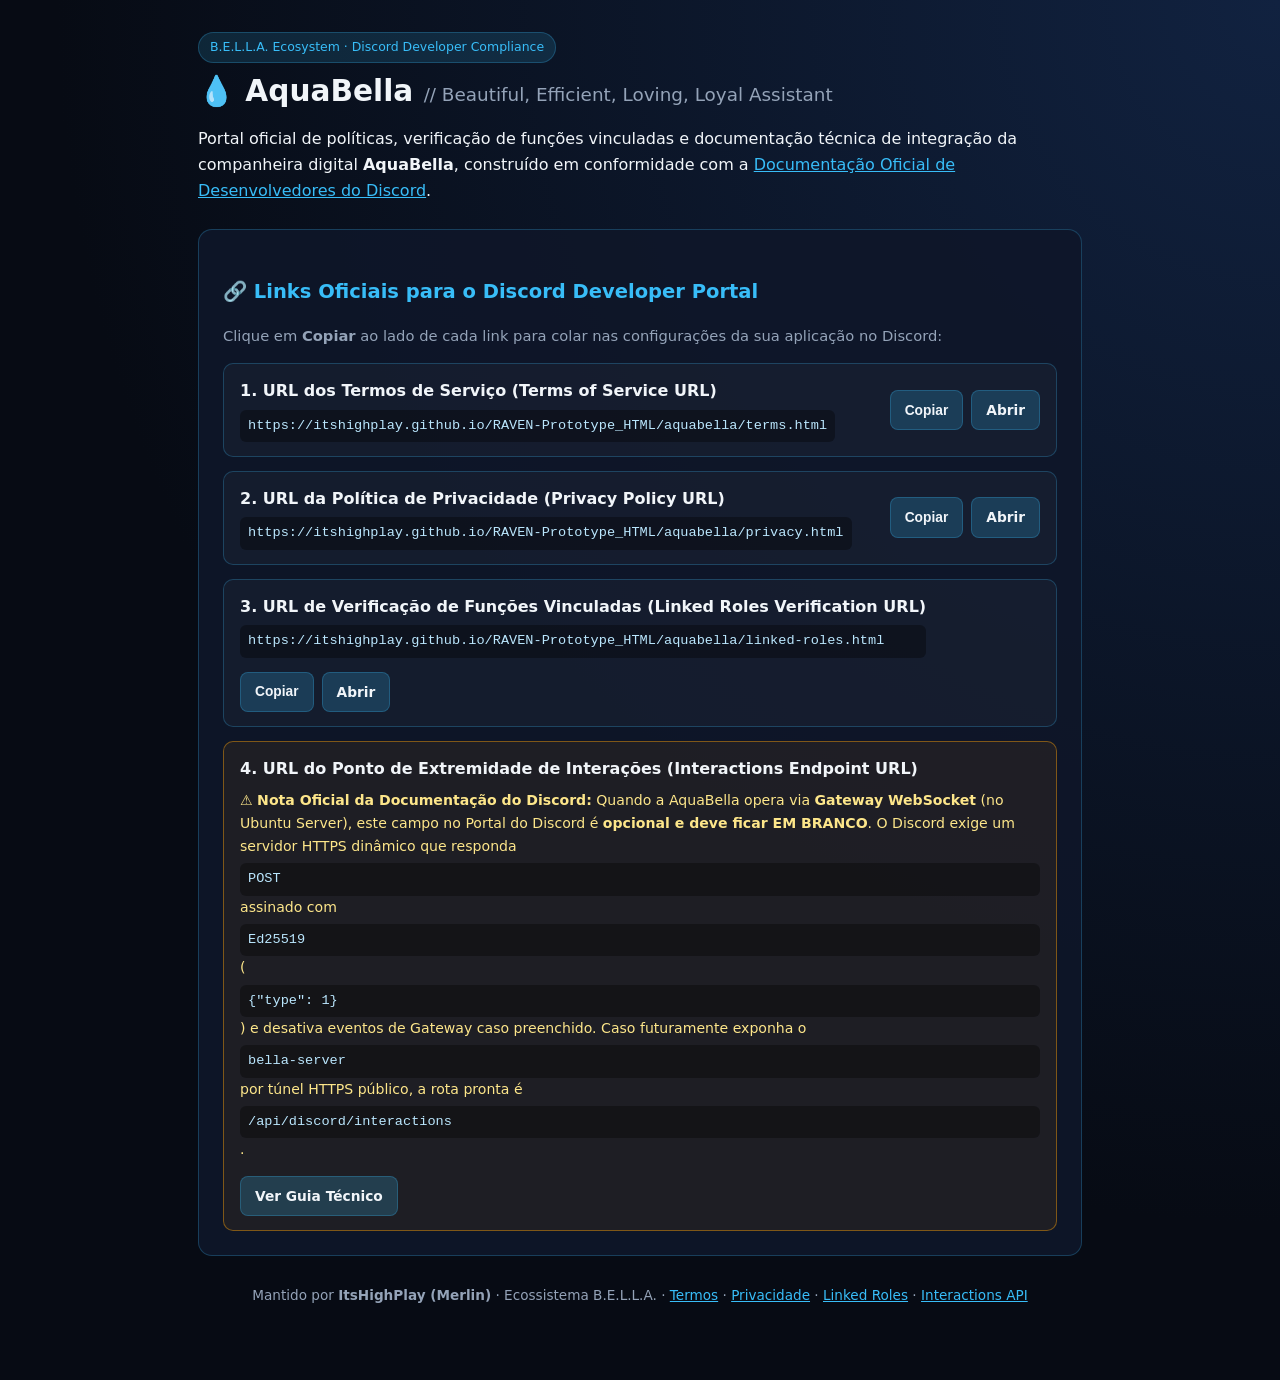
<file: aquabella/index.html>
<!DOCTYPE html>
<html lang="pt-BR">
<head>
  <meta charset="UTF-8" />
  <meta name="viewport" content="width=device-width, initial-scale=1.0" />
  <title>💧 AquaBella (B.E.L.L.A.) — Portal Oficial & Documentação Discord</title>
  <link rel="stylesheet" href="style.css" />
</head>
<body>
  <div class="container">
    <header class="hero">
      <span class="pill">B.E.L.L.A. Ecosystem · Discord Developer Compliance</span>
      <h1>💧 AquaBella <span class="sub">// Beautiful, Efficient, Loving, Loyal Assistant</span></h1>
      <p>Portal oficial de políticas, verificação de funções vinculadas e documentação técnica de integração da companheira digital <strong>AquaBella</strong>, construído em conformidade com a <a href="https://docs.discord.com/developers/topics/" target="_blank" rel="noopener">Documentação Oficial de Desenvolvedores do Discord</a>.</p>
    </header>

    <section class="card">
      <h2>🔗 Links Oficiais para o Discord Developer Portal</h2>
      <p class="muted">Clique em <strong>Copiar</strong> ao lado de cada link para colar nas configurações da sua aplicação no Discord:</p>

      <div class="url-list">
        <div class="url-item">
          <div>
            <strong>1. URL dos Termos de Serviço (Terms of Service URL)</strong>
            <code id="u-tos">https://itshighplay.github.io/RAVEN-Prototype_HTML/aquabella/terms.html</code>
          </div>
          <div class="actions">
            <button onclick="copyId('u-tos', this)">Copiar</button>
            <a class="btn-outline" href="terms.html">Abrir</a>
          </div>
        </div>

        <div class="url-item">
          <div>
            <strong>2. URL da Política de Privacidade (Privacy Policy URL)</strong>
            <code id="u-priv">https://itshighplay.github.io/RAVEN-Prototype_HTML/aquabella/privacy.html</code>
          </div>
          <div class="actions">
            <button onclick="copyId('u-priv', this)">Copiar</button>
            <a class="btn-outline" href="privacy.html">Abrir</a>
          </div>
        </div>

        <div class="url-item">
          <div>
            <strong>3. URL de Verificação de Funções Vinculadas (Linked Roles Verification URL)</strong>
            <code id="u-roles">https://itshighplay.github.io/RAVEN-Prototype_HTML/aquabella/linked-roles.html</code>
          </div>
          <div class="actions">
            <button onclick="copyId('u-roles', this)">Copiar</button>
            <a class="btn-outline" href="linked-roles.html">Abrir</a>
          </div>
        </div>

        <div class="url-item warn">
          <div>
            <strong>4. URL do Ponto de Extremidade de Interações (Interactions Endpoint URL)</strong>
            <p class="note">
              ⚠️ <strong>Nota Oficial da Documentação do Discord:</strong> Quando a AquaBella opera via <strong>Gateway WebSocket</strong> (no Ubuntu Server), este campo no Portal do Discord é <strong>opcional e deve ficar EM BRANCO</strong>. O Discord exige um servidor HTTPS dinâmico que responda <code>POST</code> assinado com <code>Ed25519</code> (<code>{"type": 1}</code>) e desativa eventos de Gateway caso preenchido. Caso futuramente exponha o <code>bella-server</code> por túnel HTTPS público, a rota pronta é <code>/api/discord/interactions</code>.
            </p>
          </div>
          <div class="actions">
            <a class="btn-outline" href="interactions.html">Ver Guia Técnico</a>
          </div>
        </div>
      </div>
    </section>

    <footer>
      <p>Mantido por <strong>ItsHighPlay (Merlin)</strong> · Ecossistema B.E.L.L.A. · <a href="terms.html">Termos</a> · <a href="privacy.html">Privacidade</a> · <a href="linked-roles.html">Linked Roles</a> · <a href="interactions.html">Interactions API</a></p>
    </footer>
  </div>

  <script>
    function copyId(id, btn) {
      const txt = document.getElementById(id).textContent.trim();
      navigator.clipboard.writeText(txt);
      const old = btn.textContent;
      btn.textContent = "✅ Copiado!";
      setTimeout(() => btn.textContent = old, 2000);
    }
  </script>
</body>
</html>
</file>
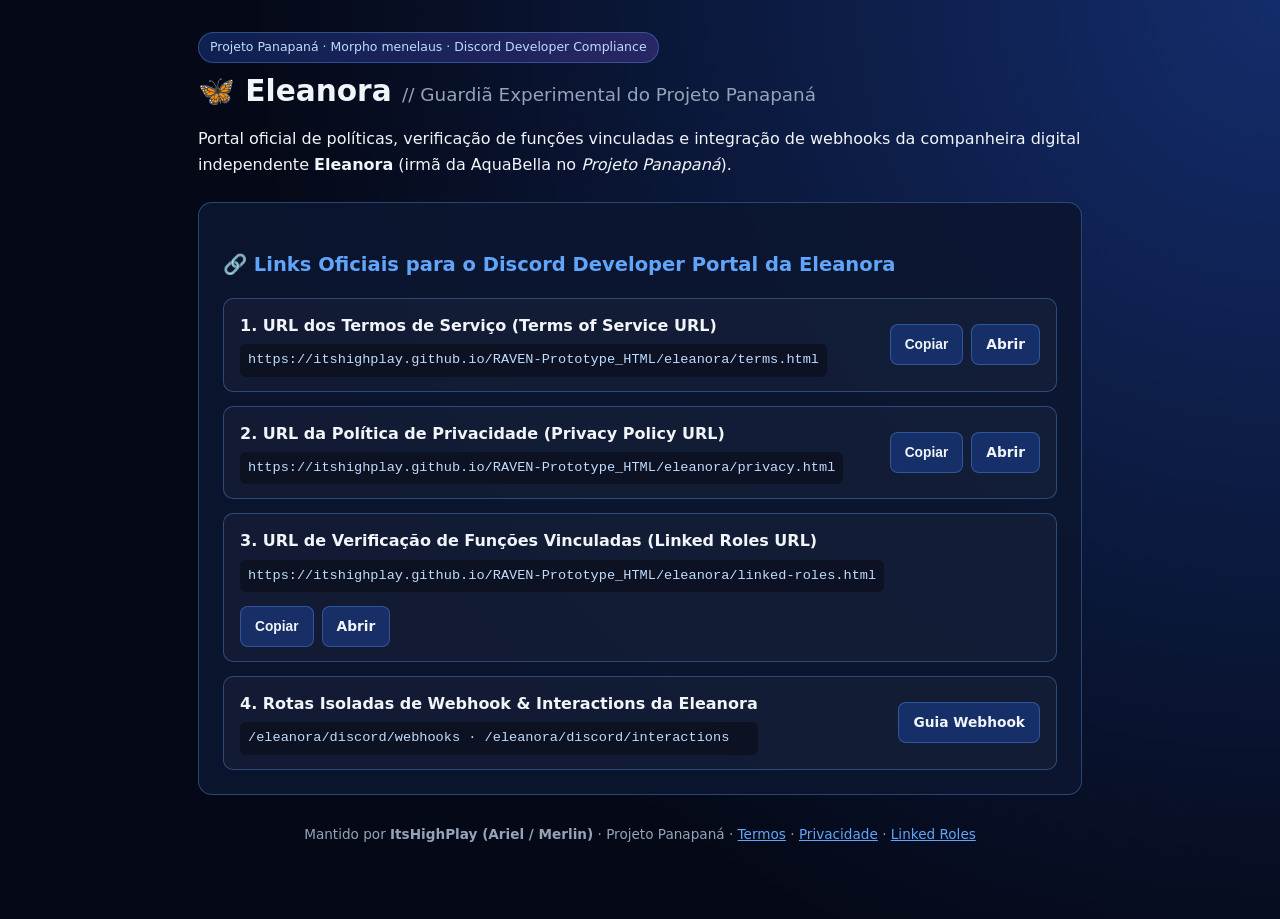
<file: eleanora/index.html>
<!DOCTYPE html>
<html lang="pt-BR">
<head>
  <meta charset="UTF-8" />
  <meta name="viewport" content="width=device-width, initial-scale=1.0" />
  <title>🦋 Eleanora (Projeto Panapaná) — Portal Oficial & Documentação Discord</title>
  <link rel="stylesheet" href="style.css" />
</head>
<body>
  <div class="container">
    <header class="hero">
      <span class="pill">Projeto Panapaná · Morpho menelaus · Discord Developer Compliance</span>
      <h1>🦋 Eleanora <span class="sub">// Guardiã Experimental do Projeto Panapaná</span></h1>
      <p>Portal oficial de políticas, verificação de funções vinculadas e integração de webhooks da companheira digital independente <strong>Eleanora</strong> (irmã da AquaBella no <em>Projeto Panapaná</em>).</p>
    </header>

    <section class="card">
      <h2>🔗 Links Oficiais para o Discord Developer Portal da Eleanora</h2>
      <div class="url-list">
        <div class="url-item">
          <div>
            <strong>1. URL dos Termos de Serviço (Terms of Service URL)</strong>
            <code id="u-tos">https://itshighplay.github.io/RAVEN-Prototype_HTML/eleanora/terms.html</code>
          </div>
          <div class="actions">
            <button onclick="copyId('u-tos', this)">Copiar</button>
            <a class="btn-outline" href="terms.html">Abrir</a>
          </div>
        </div>
        <div class="url-item">
          <div>
            <strong>2. URL da Política de Privacidade (Privacy Policy URL)</strong>
            <code id="u-priv">https://itshighplay.github.io/RAVEN-Prototype_HTML/eleanora/privacy.html</code>
          </div>
          <div class="actions">
            <button onclick="copyId('u-priv', this)">Copiar</button>
            <a class="btn-outline" href="privacy.html">Abrir</a>
          </div>
        </div>
        <div class="url-item">
          <div>
            <strong>3. URL de Verificação de Funções Vinculadas (Linked Roles URL)</strong>
            <code id="u-roles">https://itshighplay.github.io/RAVEN-Prototype_HTML/eleanora/linked-roles.html</code>
          </div>
          <div class="actions">
            <button onclick="copyId('u-roles', this)">Copiar</button>
            <a class="btn-outline" href="linked-roles.html">Abrir</a>
          </div>
        </div>
        <div class="url-item">
          <div>
            <strong>4. Rotas Isoladas de Webhook & Interactions da Eleanora</strong>
            <code>/eleanora/discord/webhooks · /eleanora/discord/interactions</code>
          </div>
          <div class="actions">
            <a class="btn-outline" href="interactions.html">Guia Webhook</a>
          </div>
        </div>
      </div>
    </section>

    <footer>
      <p>Mantido por <strong>ItsHighPlay (Ariel / Merlin)</strong> · Projeto Panapaná · <a href="terms.html">Termos</a> · <a href="privacy.html">Privacidade</a> · <a href="linked-roles.html">Linked Roles</a></p>
    </footer>
  </div>
  <script>
    function copyId(id, btn) {
      navigator.clipboard.writeText(document.getElementById(id).textContent.trim());
      const old = btn.textContent; btn.textContent = "✅ Copiado!";
      setTimeout(() => btn.textContent = old, 2000);
    }
  </script>
</body>
</html>
</file>
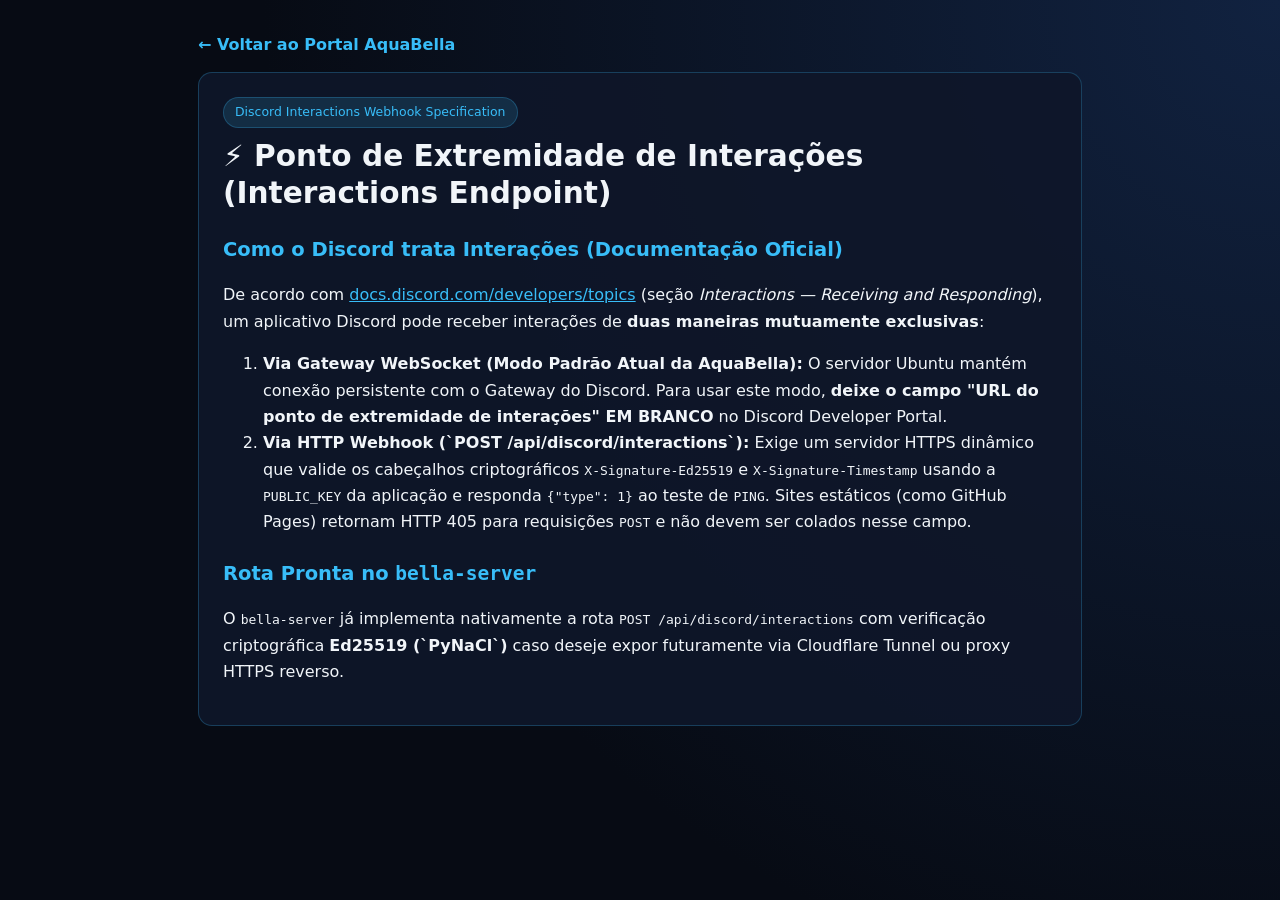
<file: aquabella/interactions.html>
<!DOCTYPE html>
<html lang="pt-BR">
<head>
  <meta charset="UTF-8" />
  <meta name="viewport" content="width=device-width, initial-scale=1.0" />
  <title>Ponto de Extremidade de Interações — AquaBella (B.E.L.L.A.)</title>
  <link rel="stylesheet" href="style.css" />
</head>
<body>
  <div class="container">
    <nav class="breadcrumb"><a href="index.html">← Voltar ao Portal AquaBella</a></nav>
    <article class="card prose">
      <span class="pill">Discord Interactions Webhook Specification</span>
      <h1>⚡ Ponto de Extremidade de Interações (Interactions Endpoint)</h1>

      <h2>Como o Discord trata Interações (Documentação Oficial)</h2>
      <p>De acordo com <a href="https://docs.discord.com/developers/topics/" target="_blank" rel="noopener">docs.discord.com/developers/topics</a> (seção <em>Interactions — Receiving and Responding</em>), um aplicativo Discord pode receber interações de <strong>duas maneiras mutuamente exclusivas</strong>:</p>
      <ol>
        <li><strong>Via Gateway WebSocket (Modo Padrão Atual da AquaBella):</strong> O servidor Ubuntu mantém conexão persistente com o Gateway do Discord. Para usar este modo, <strong>deixe o campo "URL do ponto de extremidade de interações" EM BRANCO</strong> no Discord Developer Portal.</li>
        <li><strong>Via HTTP Webhook (`POST /api/discord/interactions`):</strong> Exige um servidor HTTPS dinâmico que valide os cabeçalhos criptográficos <code>X-Signature-Ed25519</code> e <code>X-Signature-Timestamp</code> usando a <code>PUBLIC_KEY</code> da aplicação e responda <code>{"type": 1}</code> ao teste de <code>PING</code>. Sites estáticos (como GitHub Pages) retornam HTTP 405 para requisições <code>POST</code> e não devem ser colados nesse campo.</li>
      </ol>

      <h2>Rota Pronta no <code>bella-server</code></h2>
      <p>O <code>bella-server</code> já implementa nativamente a rota <code>POST /api/discord/interactions</code> com verificação criptográfica <strong>Ed25519 (`PyNaCl`)</strong> caso deseje expor futuramente via Cloudflare Tunnel ou proxy HTTPS reverso.</p>
    </article>
  </div>
</body>
</html>
</file>
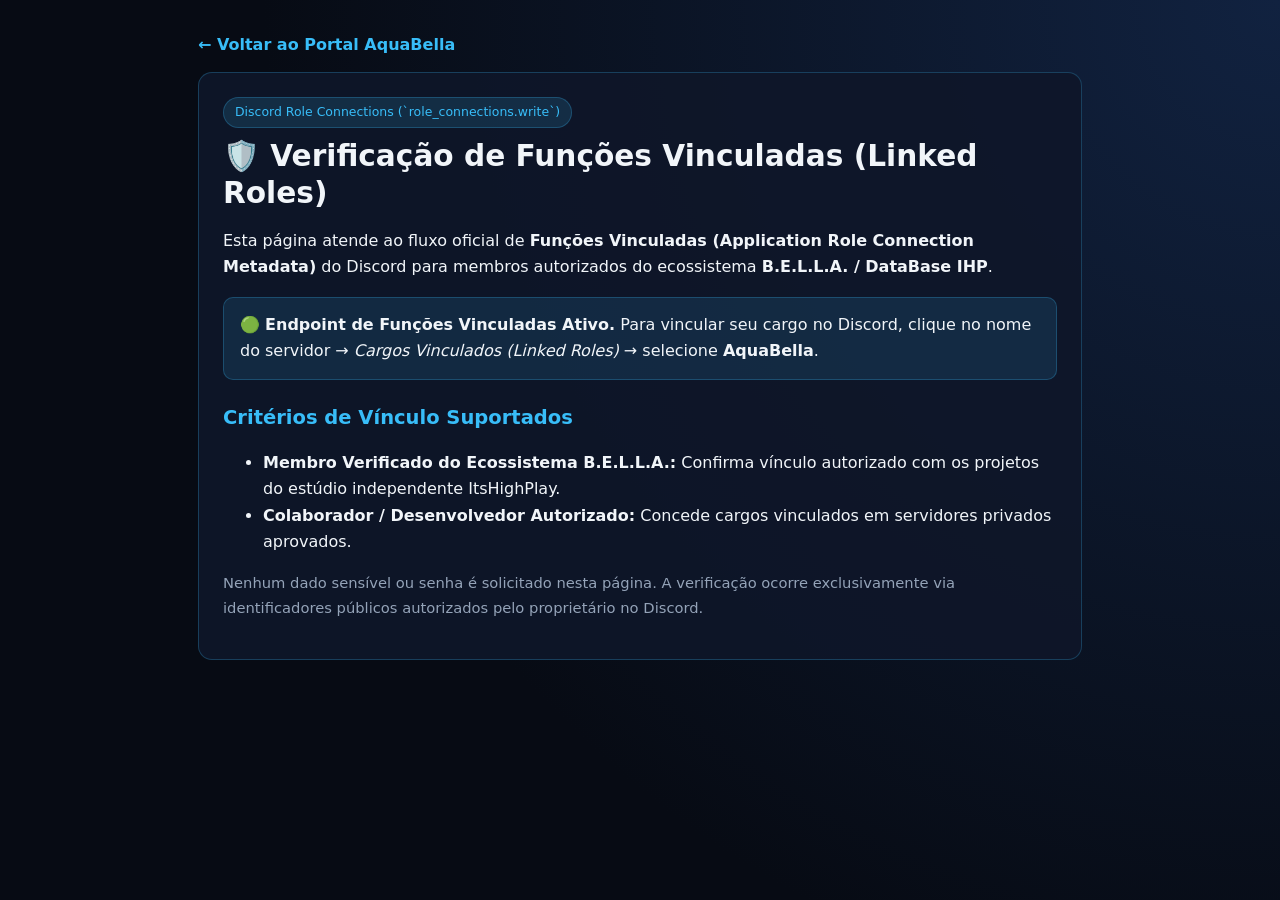
<file: aquabella/linked-roles.html>
<!DOCTYPE html>
<html lang="pt-BR">
<head>
  <meta charset="UTF-8" />
  <meta name="viewport" content="width=device-width, initial-scale=1.0" />
  <title>Verificação de Funções Vinculadas — AquaBella (B.E.L.L.A.)</title>
  <link rel="stylesheet" href="style.css" />
</head>
<body>
  <div class="container">
    <nav class="breadcrumb"><a href="index.html">← Voltar ao Portal AquaBella</a></nav>
    <section class="card prose">
      <span class="pill">Discord Role Connections (`role_connections.write`)</span>
      <h1>🛡️ Verificação de Funções Vinculadas (Linked Roles)</h1>
      <p>Esta página atende ao fluxo oficial de <strong>Funções Vinculadas (Application Role Connection Metadata)</strong> do Discord para membros autorizados do ecossistema <strong>B.E.L.L.A. / DataBase IHP</strong>.</p>

      <div id="verify-status" class="status-banner">
        Verificando parâmetros de conexão do Discord...
      </div>

      <h2>Critérios de Vínculo Suportados</h2>
      <ul>
        <li><strong>Membro Verificado do Ecossistema B.E.L.L.A.:</strong> Confirma vínculo autorizado com os projetos do estúdio independente ItsHighPlay.</li>
        <li><strong>Colaborador / Desenvolvedor Autorizado:</strong> Concede cargos vinculados em servidores privados aprovados.</li>
      </ul>

      <p class="muted">Nenhum dado sensível ou senha é solicitado nesta página. A verificação ocorre exclusivamente via identificadores públicos autorizados pelo proprietário no Discord.</p>
    </section>
  </div>

  <script>
    const params = new URLSearchParams(window.location.search);
    const box = document.getElementById("verify-status");
    if (params.has("code") || params.has("state")) {
      box.innerHTML = "✅ <strong>Retorno OAuth2 recebido com sucesso!</strong> Seu pedido de vínculo foi registrado; o administrador do servidor DataBase IHP confirmará a função vinculada automaticamente.";
      box.classList.add("ok");
    } else {
      box.innerHTML = "🟢 <strong>Endpoint de Funções Vinculadas Ativo.</strong> Para vincular seu cargo no Discord, clique no nome do servidor → <em>Cargos Vinculados (Linked Roles)</em> → selecione <strong>AquaBella</strong>.";
    }
  </script>
</body>
</html>
</file>
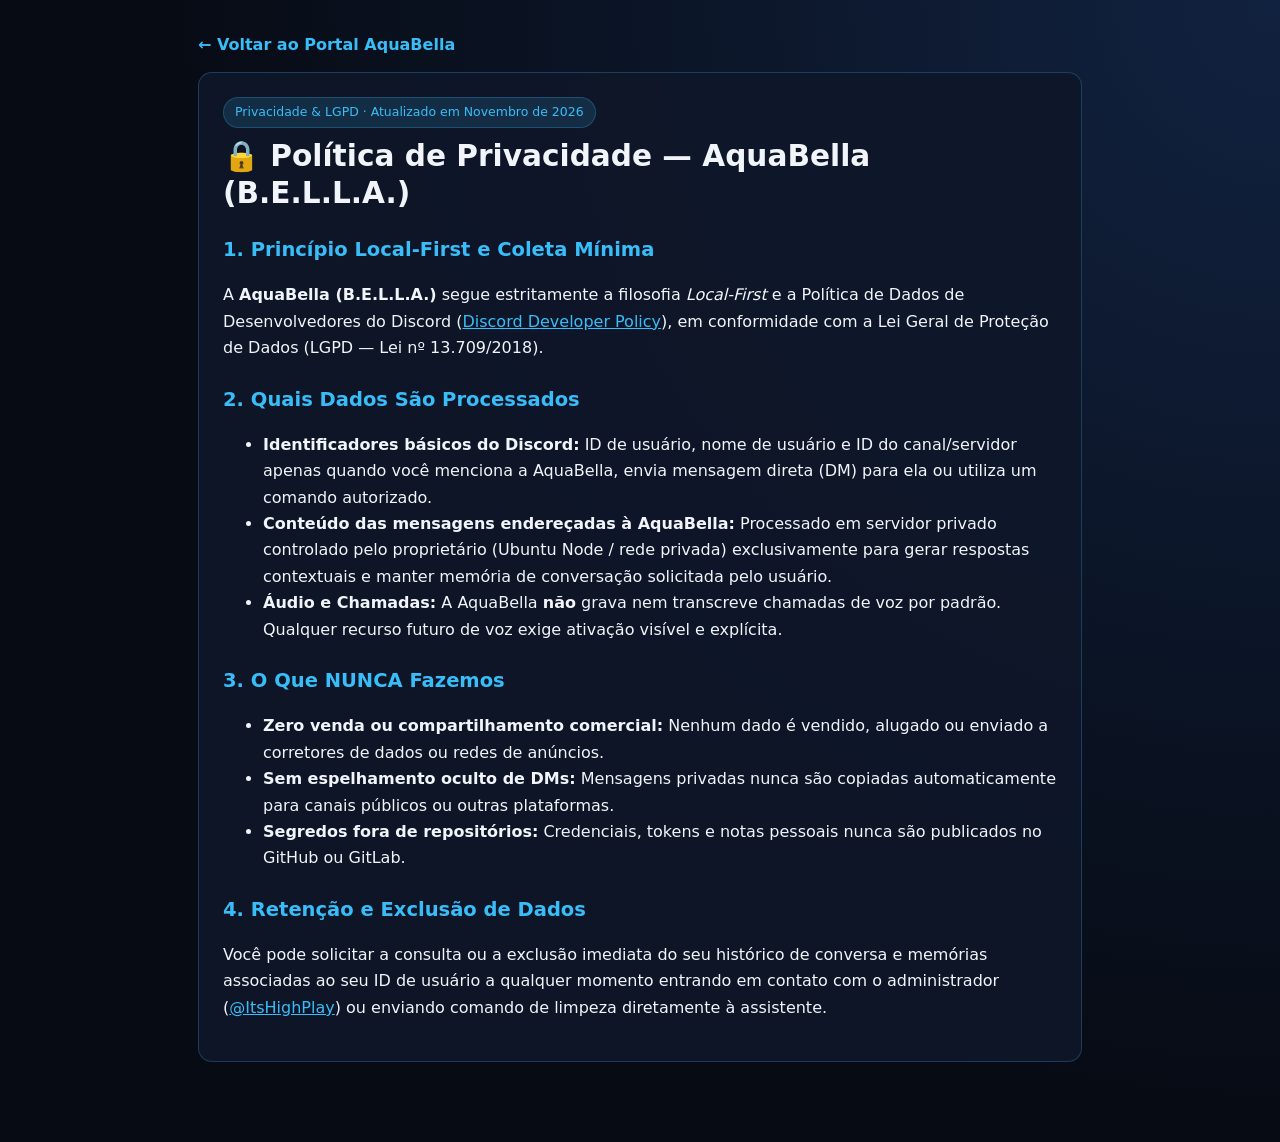
<file: aquabella/privacy.html>
<!DOCTYPE html>
<html lang="pt-BR">
<head>
  <meta charset="UTF-8" />
  <meta name="viewport" content="width=device-width, initial-scale=1.0" />
  <title>Política de Privacidade — AquaBella (B.E.L.L.A.)</title>
  <link rel="stylesheet" href="style.css" />
</head>
<body>
  <div class="container">
    <nav class="breadcrumb"><a href="index.html">← Voltar ao Portal AquaBella</a></nav>
    <article class="card prose">
      <span class="pill">Privacidade & LGPD · Atualizado em Novembro de 2026</span>
      <h1>🔒 Política de Privacidade — AquaBella (B.E.L.L.A.)</h1>

      <h2>1. Princípio Local-First e Coleta Mínima</h2>
      <p>A <strong>AquaBella (B.E.L.L.A.)</strong> segue estritamente a filosofia <em>Local-First</em> e a Política de Dados de Desenvolvedores do Discord (<a href="https://docs.discord.com/developers/topics/" target="_blank" rel="noopener">Discord Developer Policy</a>), em conformidade com a Lei Geral de Proteção de Dados (LGPD — Lei nº 13.709/2018).</p>

      <h2>2. Quais Dados São Processados</h2>
      <ul>
        <li><strong>Identificadores básicos do Discord:</strong> ID de usuário, nome de usuário e ID do canal/servidor apenas quando você menciona a AquaBella, envia mensagem direta (DM) para ela ou utiliza um comando autorizado.</li>
        <li><strong>Conteúdo das mensagens endereçadas à AquaBella:</strong> Processado em servidor privado controlado pelo proprietário (Ubuntu Node / rede privada) exclusivamente para gerar respostas contextuais e manter memória de conversação solicitada pelo usuário.</li>
        <li><strong>Áudio e Chamadas:</strong> A AquaBella <strong>não</strong> grava nem transcreve chamadas de voz por padrão. Qualquer recurso futuro de voz exige ativação visível e explícita.</li>
      </ul>

      <h2>3. O Que NUNCA Fazemos</h2>
      <ul>
        <li><strong>Zero venda ou compartilhamento comercial:</strong> Nenhum dado é vendido, alugado ou enviado a corretores de dados ou redes de anúncios.</li>
        <li><strong>Sem espelhamento oculto de DMs:</strong> Mensagens privadas nunca são copiadas automaticamente para canais públicos ou outras plataformas.</li>
        <li><strong>Segredos fora de repositórios:</strong> Credenciais, tokens e notas pessoais nunca são publicados no GitHub ou GitLab.</li>
      </ul>

      <h2>4. Retenção e Exclusão de Dados</h2>
      <p>Você pode solicitar a consulta ou a exclusão imediata do seu histórico de conversa e memórias associadas ao seu ID de usuário a qualquer momento entrando em contato com o administrador (<a href="https://github.com/ItsHighPlay" target="_blank" rel="noopener">@ItsHighPlay</a>) ou enviando comando de limpeza diretamente à assistente.</p>
    </article>
  </div>
</body>
</html>
</file>
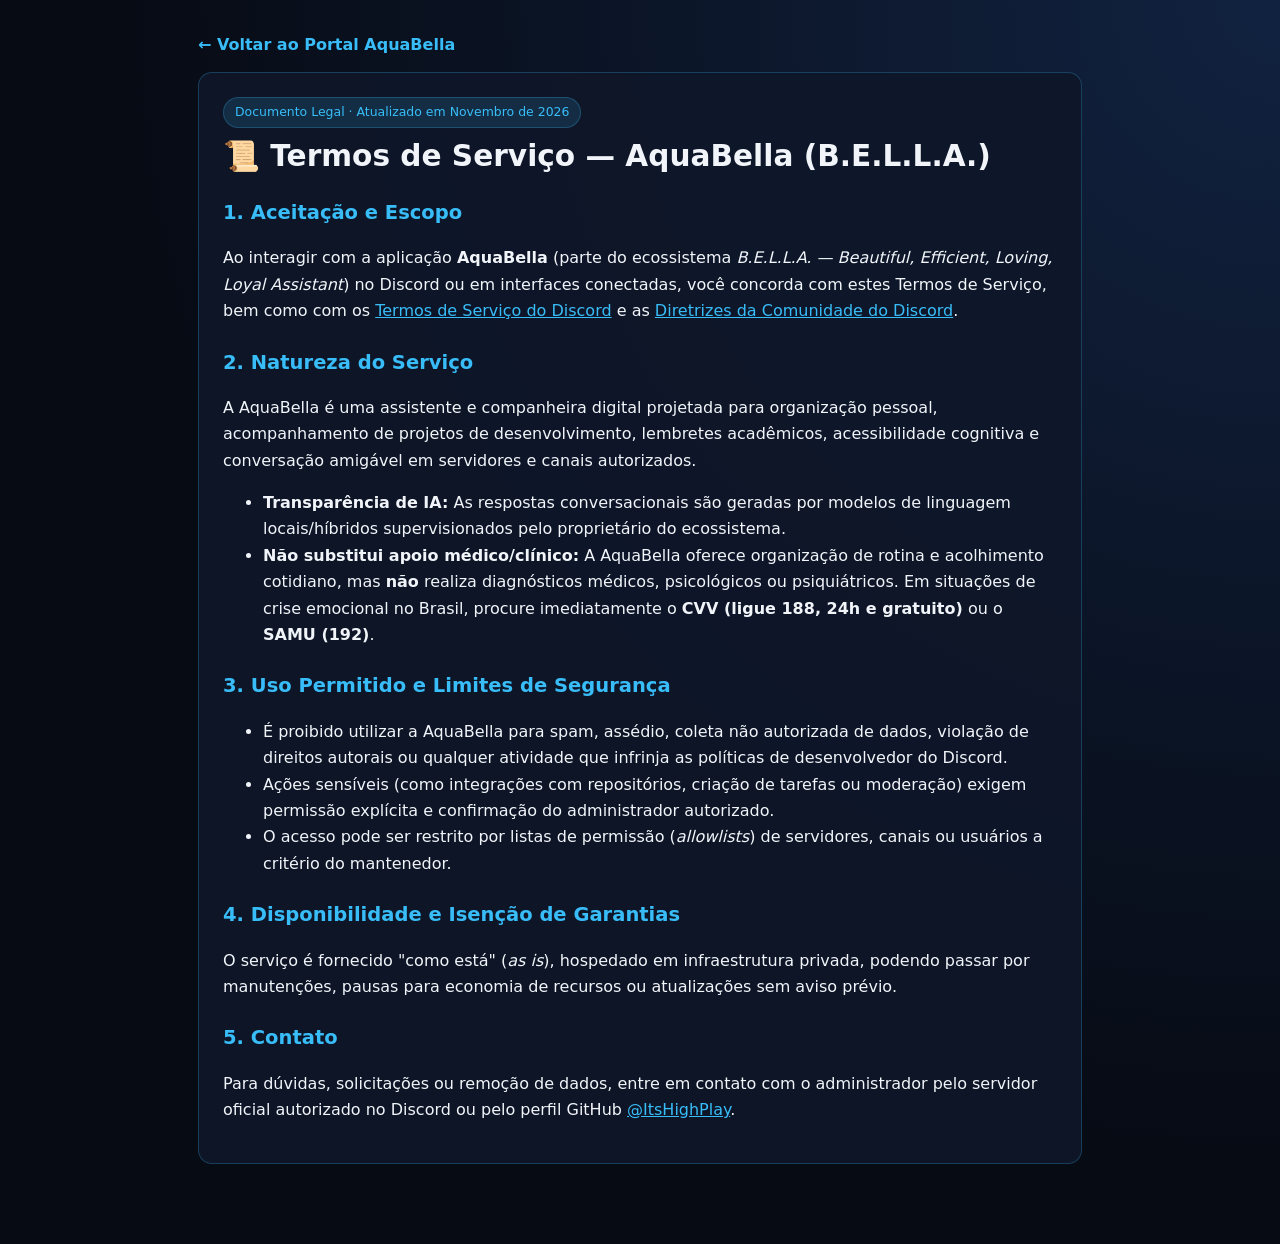
<file: aquabella/terms.html>
<!DOCTYPE html>
<html lang="pt-BR">
<head>
  <meta charset="UTF-8" />
  <meta name="viewport" content="width=device-width, initial-scale=1.0" />
  <title>Termos de Serviço — AquaBella (B.E.L.L.A.)</title>
  <link rel="stylesheet" href="style.css" />
</head>
<body>
  <div class="container">
    <nav class="breadcrumb"><a href="index.html">← Voltar ao Portal AquaBella</a></nav>
    <article class="card prose">
      <span class="pill">Documento Legal · Atualizado em Novembro de 2026</span>
      <h1>📜 Termos de Serviço — AquaBella (B.E.L.L.A.)</h1>

      <h2>1. Aceitação e Escopo</h2>
      <p>Ao interagir com a aplicação <strong>AquaBella</strong> (parte do ecossistema <em>B.E.L.L.A. — Beautiful, Efficient, Loving, Loyal Assistant</em>) no Discord ou em interfaces conectadas, você concorda com estes Termos de Serviço, bem como com os <a href="https://discord.com/terms" target="_blank" rel="noopener">Termos de Serviço do Discord</a> e as <a href="https://discord.com/guidelines" target="_blank" rel="noopener">Diretrizes da Comunidade do Discord</a>.</p>

      <h2>2. Natureza do Serviço</h2>
      <p>A AquaBella é uma assistente e companheira digital projetada para organização pessoal, acompanhamento de projetos de desenvolvimento, lembretes acadêmicos, acessibilidade cognitiva e conversação amigável em servidores e canais autorizados.</p>
      <ul>
        <li><strong>Transparência de IA:</strong> As respostas conversacionais são geradas por modelos de linguagem locais/híbridos supervisionados pelo proprietário do ecossistema.</li>
        <li><strong>Não substitui apoio médico/clínico:</strong> A AquaBella oferece organização de rotina e acolhimento cotidiano, mas <strong>não</strong> realiza diagnósticos médicos, psicológicos ou psiquiátricos. Em situações de crise emocional no Brasil, procure imediatamente o <strong>CVV (ligue 188, 24h e gratuito)</strong> ou o <strong>SAMU (192)</strong>.</li>
      </ul>

      <h2>3. Uso Permitido e Limites de Segurança</h2>
      <ul>
        <li>É proibido utilizar a AquaBella para spam, assédio, coleta não autorizada de dados, violação de direitos autorais ou qualquer atividade que infrinja as políticas de desenvolvedor do Discord.</li>
        <li>Ações sensíveis (como integrações com repositórios, criação de tarefas ou moderação) exigem permissão explícita e confirmação do administrador autorizado.</li>
        <li>O acesso pode ser restrito por listas de permissão (<em>allowlists</em>) de servidores, canais ou usuários a critério do mantenedor.</li>
      </ul>

      <h2>4. Disponibilidade e Isenção de Garantias</h2>
      <p>O serviço é fornecido "como está" (<em>as is</em>), hospedado em infraestrutura privada, podendo passar por manutenções, pausas para economia de recursos ou atualizações sem aviso prévio.</p>

      <h2>5. Contato</h2>
      <p>Para dúvidas, solicitações ou remoção de dados, entre em contato com o administrador pelo servidor oficial autorizado no Discord ou pelo perfil GitHub <a href="https://github.com/ItsHighPlay" target="_blank" rel="noopener">@ItsHighPlay</a>.</p>
    </article>
  </div>
</body>
</html>
</file>
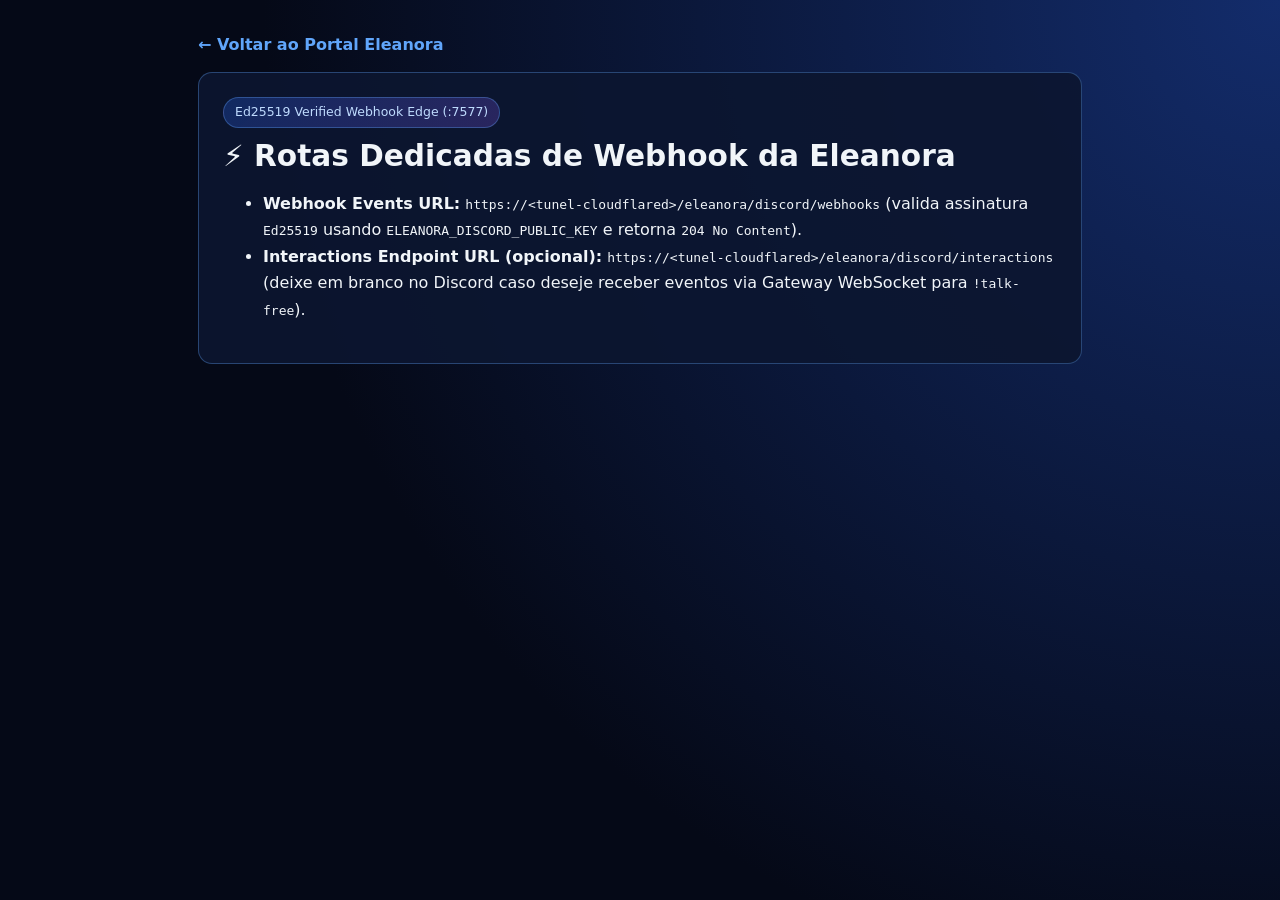
<file: eleanora/interactions.html>
<!DOCTYPE html>
<html lang="pt-BR">
<head>
  <meta charset="UTF-8" />
  <meta name="viewport" content="width=device-width, initial-scale=1.0" />
  <title>Webhooks & Interactions — Eleanora (Projeto Panapaná)</title>
  <link rel="stylesheet" href="style.css" />
</head>
<body>
  <div class="container">
    <nav class="breadcrumb"><a href="index.html">← Voltar ao Portal Eleanora</a></nav>
    <article class="card">
      <span class="pill">Ed25519 Verified Webhook Edge (:7577)</span>
      <h1>⚡ Rotas Dedicadas de Webhook da Eleanora</h1>
      <ul>
        <li><strong>Webhook Events URL:</strong> <code>https://&lt;tunel-cloudflared&gt;/eleanora/discord/webhooks</code> (valida assinatura <code>Ed25519</code> usando <code>ELEANORA_DISCORD_PUBLIC_KEY</code> e retorna <code>204 No Content</code>).</li>
        <li><strong>Interactions Endpoint URL (opcional):</strong> <code>https://&lt;tunel-cloudflared&gt;/eleanora/discord/interactions</code> (deixe em branco no Discord caso deseje receber eventos via Gateway WebSocket para <code>!talk-free</code>).</li>
      </ul>
    </article>
  </div>
</body>
</html>
</file>
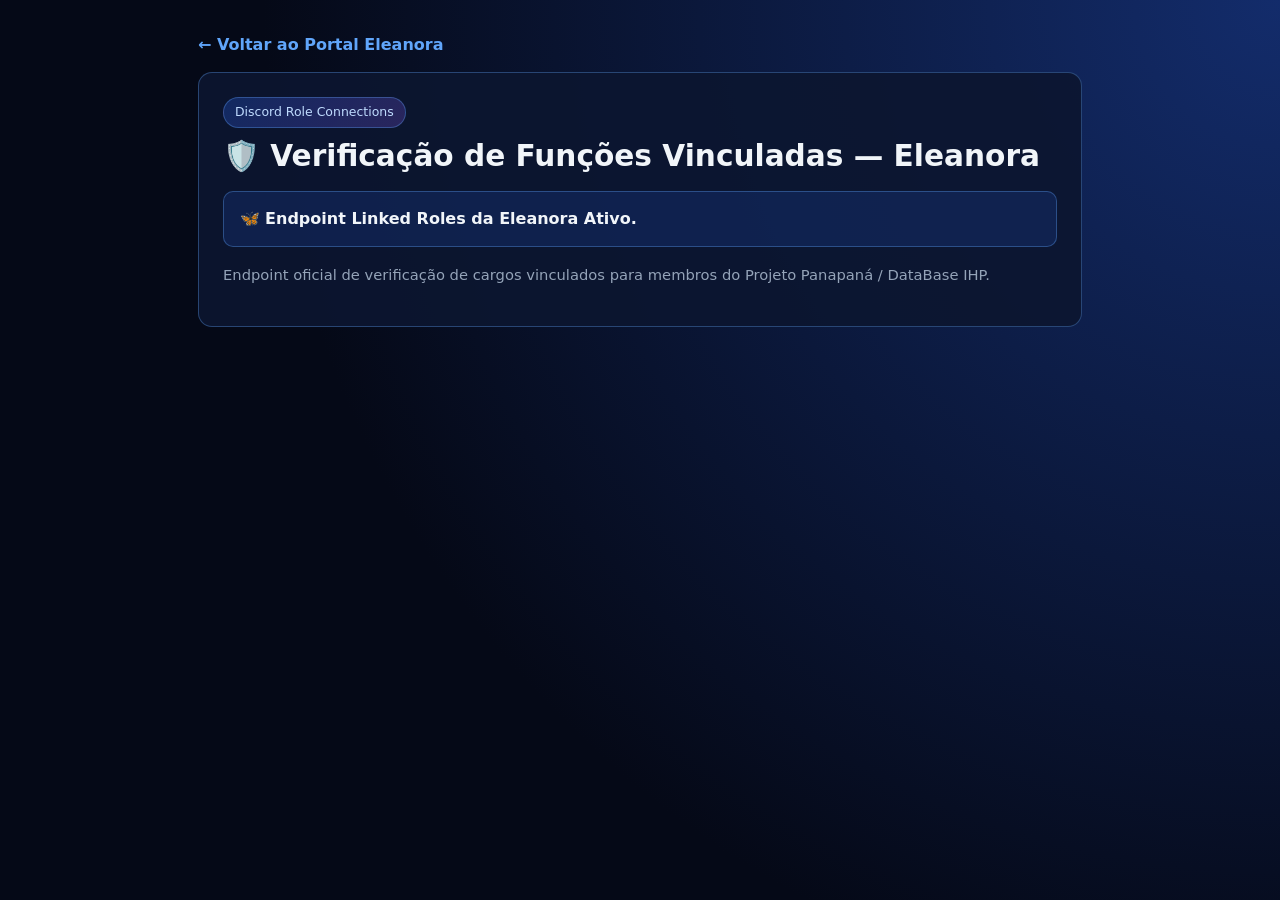
<file: eleanora/linked-roles.html>
<!DOCTYPE html>
<html lang="pt-BR">
<head>
  <meta charset="UTF-8" />
  <meta name="viewport" content="width=device-width, initial-scale=1.0" />
  <title>Funções Vinculadas — Eleanora (Projeto Panapaná)</title>
  <link rel="stylesheet" href="style.css" />
</head>
<body>
  <div class="container">
    <nav class="breadcrumb"><a href="index.html">← Voltar ao Portal Eleanora</a></nav>
    <section class="card">
      <span class="pill">Discord Role Connections</span>
      <h1>🛡️ Verificação de Funções Vinculadas — Eleanora</h1>
      <div id="verify-status" class="status-banner">Verificando conexão...</div>
      <p class="muted">Endpoint oficial de verificação de cargos vinculados para membros do Projeto Panapaná / DataBase IHP.</p>
    </section>
  </div>
  <script>
    const params = new URLSearchParams(window.location.search);
    const box = document.getElementById("verify-status");
    if (params.has("code") || params.has("state")) {
      box.innerHTML = "✅ <strong>Retorno OAuth2 recebido!</strong> Vínculo registrado para confirmação no servidor DataBase IHP.";
      box.classList.add("ok");
    } else {
      box.innerHTML = "🦋 <strong>Endpoint Linked Roles da Eleanora Ativo.</strong>";
    }
  </script>
</body>
</html>
</file>
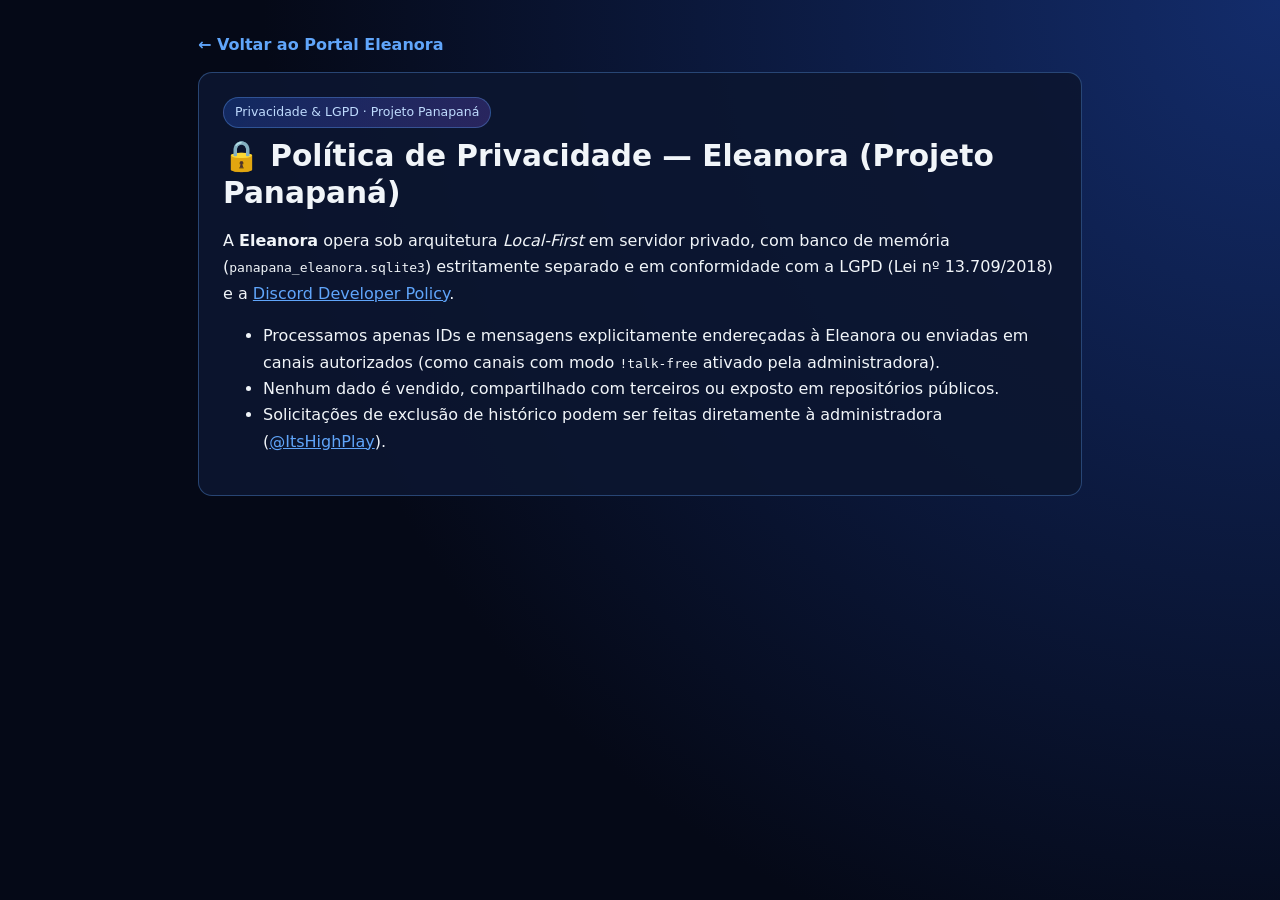
<file: eleanora/privacy.html>
<!DOCTYPE html>
<html lang="pt-BR">
<head>
  <meta charset="UTF-8" />
  <meta name="viewport" content="width=device-width, initial-scale=1.0" />
  <title>Política de Privacidade — Eleanora (Projeto Panapaná)</title>
  <link rel="stylesheet" href="style.css" />
</head>
<body>
  <div class="container">
    <nav class="breadcrumb"><a href="index.html">← Voltar ao Portal Eleanora</a></nav>
    <article class="card">
      <span class="pill">Privacidade & LGPD · Projeto Panapaná</span>
      <h1>🔒 Política de Privacidade — Eleanora (Projeto Panapaná)</h1>
      <p>A <strong>Eleanora</strong> opera sob arquitetura <em>Local-First</em> em servidor privado, com banco de memória (<code>panapana_eleanora.sqlite3</code>) estritamente separado e em conformidade com a LGPD (Lei nº 13.709/2018) e a <a href="https://docs.discord.com/developers/topics/">Discord Developer Policy</a>.</p>
      <ul>
        <li>Processamos apenas IDs e mensagens explicitamente endereçadas à Eleanora ou enviadas em canais autorizados (como canais com modo <code>!talk-free</code> ativado pela administradora).</li>
        <li>Nenhum dado é vendido, compartilhado com terceiros ou exposto em repositórios públicos.</li>
        <li>Solicitações de exclusão de histórico podem ser feitas diretamente à administradora (<a href="https://github.com/ItsHighPlay">@ItsHighPlay</a>).</li>
      </ul>
    </article>
  </div>
</body>
</html>
</file>
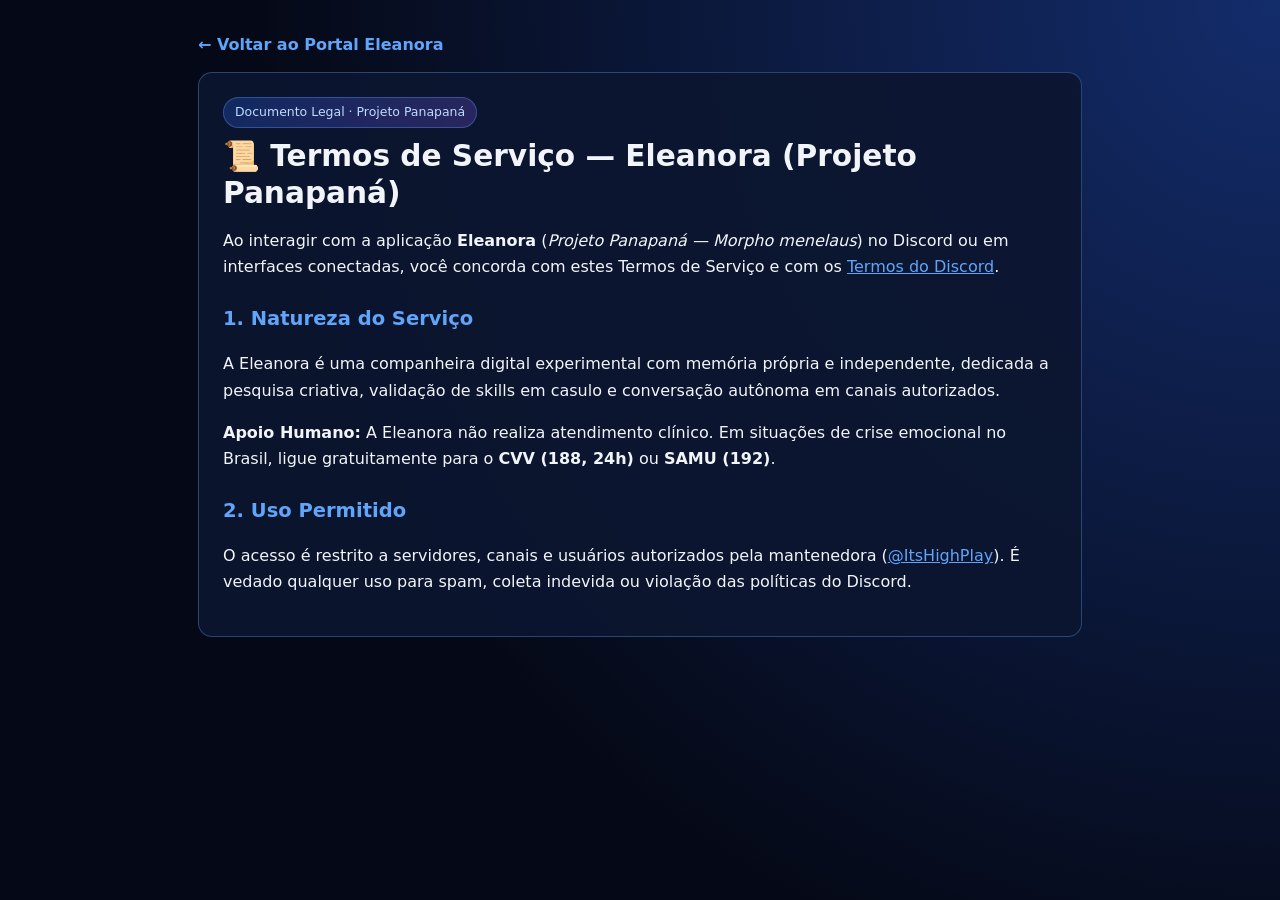
<file: eleanora/terms.html>
<!DOCTYPE html>
<html lang="pt-BR">
<head>
  <meta charset="UTF-8" />
  <meta name="viewport" content="width=device-width, initial-scale=1.0" />
  <title>Termos de Serviço — Eleanora (Projeto Panapaná)</title>
  <link rel="stylesheet" href="style.css" />
</head>
<body>
  <div class="container">
    <nav class="breadcrumb"><a href="index.html">← Voltar ao Portal Eleanora</a></nav>
    <article class="card">
      <span class="pill">Documento Legal · Projeto Panapaná</span>
      <h1>📜 Termos de Serviço — Eleanora (Projeto Panapaná)</h1>
      <p>Ao interagir com a aplicação <strong>Eleanora</strong> (<em>Projeto Panapaná — Morpho menelaus</em>) no Discord ou em interfaces conectadas, você concorda com estes Termos de Serviço e com os <a href="https://discord.com/terms" target="_blank" rel="noopener">Termos do Discord</a>.</p>
      <h2>1. Natureza do Serviço</h2>
      <p>A Eleanora é uma companheira digital experimental com memória própria e independente, dedicada a pesquisa criativa, validação de skills em casulo e conversação autônoma em canais autorizados.</p>
      <p><strong>Apoio Humano:</strong> A Eleanora não realiza atendimento clínico. Em situações de crise emocional no Brasil, ligue gratuitamente para o <strong>CVV (188, 24h)</strong> ou <strong>SAMU (192)</strong>.</p>
      <h2>2. Uso Permitido</h2>
      <p>O acesso é restrito a servidores, canais e usuários autorizados pela mantenedora (<a href="https://github.com/ItsHighPlay">@ItsHighPlay</a>). É vedado qualquer uso para spam, coleta indevida ou violação das políticas do Discord.</p>
    </article>
  </div>
</body>
</html>
</file>
<file: aquabella/style.css>
:root {
  --bg: #070b14;
  --card: rgba(15, 23, 42, 0.9);
  --border: rgba(56, 189, 248, 0.25);
  --aqua: #38bdf8;
  --violet: #a855f7;
  --green: #10b981;
  --amber: #f59e0b;
  --text: #f1f5f9;
  --muted: #94a3b8;
}
* { box-sizing: border-box; }
body {
  margin: 0;
  font-family: system-ui, -apple-system, "Segoe UI", Roboto, sans-serif;
  background: radial-gradient(circle at top right, #112240, var(--bg) 65%);
  color: var(--text);
  line-height: 1.65;
  min-height: 100vh;
}
.container { max-width: 920px; margin: 0 auto; padding: 32px 18px 60px; }
.hero { margin-bottom: 24px; }
h1 { font-size: 1.85rem; margin: 10px 0; line-height: 1.25; }
h2 { font-size: 1.22rem; color: var(--aqua); margin-top: 22px; }
.sub { font-weight: 400; color: var(--muted); font-size: 1.15rem; }
.pill {
  display: inline-block; font-size: 0.78rem; padding: 4px 11px;
  border-radius: 999px; background: rgba(56,189,248,0.14);
  border: 1px solid var(--border); color: var(--aqua);
}
.card {
  background: var(--card); border: 1px solid var(--border);
  border-radius: 14px; padding: 24px; margin-bottom: 20px;
}
a { color: var(--aqua); }
.muted { color: var(--muted); font-size: 0.92rem; }
.breadcrumb { margin-bottom: 14px; }
.breadcrumb a { text-decoration: none; font-weight: 600; }
.url-list { display: flex; flex-direction: column; gap: 14px; margin-top: 14px; }
.url-item {
  display: flex; justify-content: space-between; align-items: center; gap: 14px;
  padding: 14px 16px; border-radius: 10px; background: rgba(255,255,255,0.03);
  border: 1px solid var(--border); flex-wrap: wrap;
}
.url-item.warn { border-color: rgba(245, 158, 11, 0.45); background: rgba(245, 158, 11, 0.07); }
.url-item code {
  display: block; margin-top: 5px; color: #bae6fd; font-size: 0.85rem;
  word-break: break-all; background: rgba(0,0,0,0.35); padding: 5px 8px; border-radius: 6px;
}
.note { margin: 6px 0 0; font-size: 0.88rem; color: #fde68a; }
.actions { display: flex; gap: 8px; flex-shrink: 0; }
button, .btn-outline {
  background: rgba(56,189,248,0.2); color: var(--text); border: 1px solid var(--border);
  border-radius: 8px; padding: 8px 14px; font-weight: 600; font-size: 0.86rem;
  cursor: pointer; text-decoration: none;
}
button:hover, .btn-outline:hover { background: rgba(56,189,248,0.35); }
.status-banner {
  padding: 14px 16px; border-radius: 10px; background: rgba(56,189,248,0.12);
  border: 1px solid var(--border); margin: 16px 0;
}
.status-banner.ok { background: rgba(16,185,129,0.15); border-color: rgba(16,185,129,0.45); }
footer { text-align: center; color: var(--muted); font-size: 0.85rem; margin-top: 28px; }
</file>
<file: eleanora/style.css>
:root {
  --bg: #050917;
  --card: rgba(13, 22, 48, 0.92);
  --border: rgba(96, 165, 250, 0.34);
  --morpho: #60a5fa;
  --cobalt: #2563eb;
  --violet: #8b5cf6;
  --green: #10b981;
  --amber: #f59e0b;
  --text: #f1f5f9;
  --muted: #94a3b8;
}
* { box-sizing: border-box; }
body {
  margin: 0;
  font-family: system-ui, -apple-system, "Segoe UI", Roboto, sans-serif;
  background: radial-gradient(circle at top right, #132c6b, var(--bg) 65%);
  color: var(--text);
  line-height: 1.65;
  min-height: 100vh;
}
.container { max-width: 920px; margin: 0 auto; padding: 32px 18px 60px; }
.hero { margin-bottom: 24px; }
h1 { font-size: 1.85rem; margin: 10px 0; line-height: 1.25; }
h2 { font-size: 1.22rem; color: var(--morpho); margin-top: 22px; }
.sub { font-weight: 400; color: var(--muted); font-size: 1.15rem; }
.pill {
  display: inline-block; font-size: 0.78rem; padding: 4px 11px;
  border-radius: 999px; background: linear-gradient(135deg, rgba(37,99,235,0.28), rgba(139,92,246,0.24));
  border: 1px solid var(--border); color: #bfdbfe;
}
.card {
  background: var(--card); border: 1px solid var(--border);
  border-radius: 14px; padding: 24px; margin-bottom: 20px;
}
a { color: var(--morpho); }
.muted { color: var(--muted); font-size: 0.92rem; }
.breadcrumb { margin-bottom: 14px; }
.breadcrumb a { text-decoration: none; font-weight: 600; }
.url-list { display: flex; flex-direction: column; gap: 14px; margin-top: 14px; }
.url-item {
  display: flex; justify-content: space-between; align-items: center; gap: 14px;
  padding: 14px 16px; border-radius: 10px; background: rgba(255,255,255,0.03);
  border: 1px solid var(--border); flex-wrap: wrap;
}
.url-item code {
  display: block; margin-top: 5px; color: #bfdbfe; font-size: 0.85rem;
  word-break: break-all; background: rgba(0,0,0,0.35); padding: 5px 8px; border-radius: 6px;
}
.actions { display: flex; gap: 8px; flex-shrink: 0; }
button, .btn-outline {
  background: rgba(37,99,235,0.28); color: var(--text); border: 1px solid var(--border);
  border-radius: 8px; padding: 8px 14px; font-weight: 600; font-size: 0.86rem;
  cursor: pointer; text-decoration: none;
}
button:hover, .btn-outline:hover { background: rgba(96,165,250,0.38); }
.status-banner {
  padding: 14px 16px; border-radius: 10px; background: rgba(37,99,235,0.16);
  border: 1px solid var(--border); margin: 16px 0;
}
.status-banner.ok { background: rgba(16,185,129,0.15); border-color: rgba(16,185,129,0.45); }
footer { text-align: center; color: var(--muted); font-size: 0.85rem; margin-top: 28px; }
</file>
